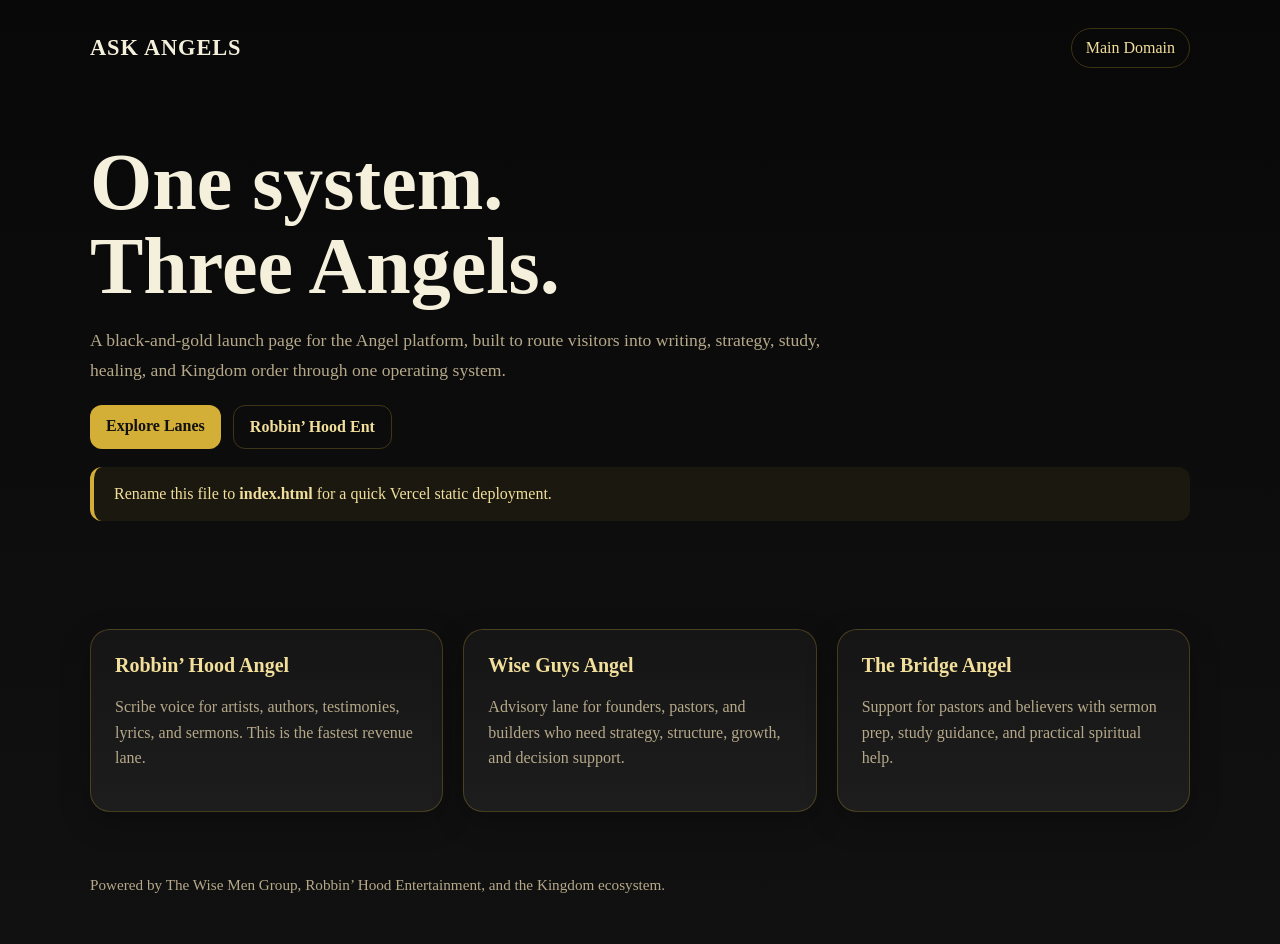
<file: askangels.html>
<!DOCTYPE html>
<html lang="en">
<head>
  <meta charset="UTF-8" />
  <meta name="viewport" content="width=device-width, initial-scale=1.0" />
  <title>Ask Angels</title>
  <style>
    :root { --bg:#0a0a0a; --panel:#151515; --panel2:#1d1d1d; --gold:#d4af37; --goldSoft:#f2df9b; --text:#f5f0dc; --muted:#b6a98a; --border:rgba(212,175,55,.25); }
    *{box-sizing:border-box} body{margin:0;font-family:Georgia,serif;background:linear-gradient(180deg,#080808 0%,#111 100%);color:var(--text)}
    header,section,footer{width:min(1100px,calc(100% - 32px));margin:0 auto} header{padding:28px 0 12px;display:flex;justify-content:space-between;align-items:center;gap:16px}
    .brand{font-size:1.4rem;font-weight:700;letter-spacing:.04em}.pill{border:1px solid var(--border);padding:10px 14px;border-radius:999px;color:var(--goldSoft);text-decoration:none}
    .hero{padding:60px 0 36px} h1{font-size:clamp(2.5rem,8vw,5rem);line-height:1.05;margin:0 0 16px}.lead{max-width:760px;color:var(--muted);font-size:1.1rem;line-height:1.7}
    .grid{display:grid;grid-template-columns:repeat(auto-fit,minmax(240px,1fr));gap:20px;margin:40px 0}.card{background:linear-gradient(180deg,var(--panel) 0%,var(--panel2) 100%);border:1px solid var(--border);border-radius:20px;padding:24px;box-shadow:0 10px 30px rgba(0,0,0,.25)}
    .card h2{margin-top:0;color:var(--goldSoft);font-size:1.25rem}.card p{color:var(--muted);line-height:1.6}.actions{display:flex;flex-wrap:wrap;gap:12px;margin-top:20px}
    .btn{background:var(--gold);color:#111;text-decoration:none;padding:12px 16px;border-radius:12px;font-weight:700}.btn.secondary{background:transparent;color:var(--goldSoft);border:1px solid var(--border)}
    .banner{margin:18px 0 32px;padding:18px 20px;border-left:4px solid var(--gold);background:rgba(212,175,55,.07);border-radius:12px;color:var(--goldSoft)} footer{padding:24px 0 50px;color:var(--muted);font-size:.95rem}
  </style>
</head>
<body>
  <header>
    <div class="brand">ASK ANGELS</div>
    <a class="pill" href="https://askangels.co" target="_blank" rel="noopener noreferrer">Main Domain</a>
  </header>
  <section class="hero">
    <h1>One system.<br>Three Angels.</h1>
    <p class="lead">A black-and-gold launch page for the Angel platform, built to route visitors into writing, strategy, study, healing, and Kingdom order through one operating system.</p>
    <div class="actions">
      <a class="btn" href="#lanes">Explore Lanes</a>
      <a class="btn secondary" href="https://robbinhoodent.com" target="_blank" rel="noopener noreferrer">Robbin’ Hood Ent</a>
    </div>
    <div class="banner">Rename this file to <strong>index.html</strong> for a quick Vercel static deployment.</div>
  </section>
  <section id="lanes">
    <div class="grid">
      <article class="card"><h2>Robbin’ Hood Angel</h2><p>Scribe voice for artists, authors, testimonies, lyrics, and sermons. This is the fastest revenue lane.</p></article>
      <article class="card"><h2>Wise Guys Angel</h2><p>Advisory lane for founders, pastors, and builders who need strategy, structure, growth, and decision support.</p></article>
      <article class="card"><h2>The Bridge Angel</h2><p>Support for pastors and believers with sermon prep, study guidance, and practical spiritual help.</p></article>
    </div>
  </section>
  <footer>Powered by The Wise Men Group, Robbin’ Hood Entertainment, and the Kingdom ecosystem.</footer>
</body>
</html>
</file>
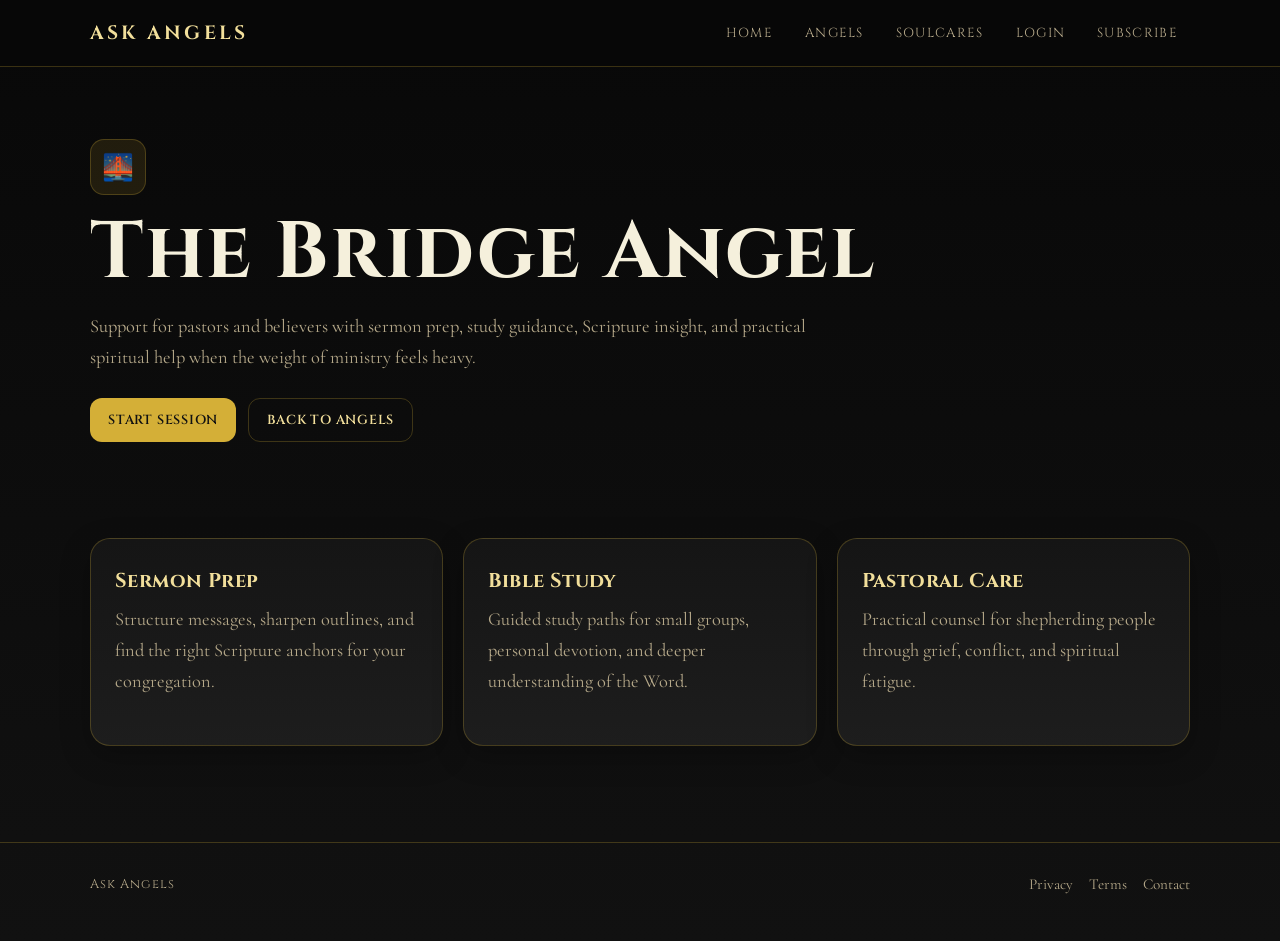
<file: bridge.html>
<!DOCTYPE html>
<html lang="en">
<head>
  <meta charset="UTF-8" />
  <meta name="viewport" content="width=device-width, initial-scale=1.0" />
  <title>The Bridge Angel — Ask Angels</title>
  <link rel="stylesheet" href="/css/styles.css" />
</head>
<body>
  <nav class="navbar">
    <div class="container">
      <a class="brand" href="/">ASK ANGELS</a>
      <button class="nav-toggle" aria-label="Menu">☰</button>
      <div class="nav-links">
        <a href="/">Home</a>
        <a href="/#angels">Angels</a>
        <a href="https://soulcares.life" target="_blank" rel="noopener noreferrer">SoulCares</a>
        <a href="/login">Login</a>
        <a href="/subscribe">Subscribe</a>
      </div>
    </div>
  </nav>

  <main class="container">
    <section class="hero">
      <div class="card-icon">🌉</div>
      <h1>The Bridge Angel</h1>
      <p class="lead">Support for pastors and believers with sermon prep, study guidance, Scripture insight, and practical spiritual help when the weight of ministry feels heavy.</p>
      <div class="actions">
        <a class="btn" href="/login">Start Session</a>
        <a class="btn secondary" href="/#angels">Back to Angels</a>
      </div>
    </section>

    <section class="section">
      <div class="grid">
        <article class="card">
          <h2>Sermon Prep</h2>
          <p>Structure messages, sharpen outlines, and find the right Scripture anchors for your congregation.</p>
        </article>
        <article class="card">
          <h2>Bible Study</h2>
          <p>Guided study paths for small groups, personal devotion, and deeper understanding of the Word.</p>
        </article>
        <article class="card">
          <h2>Pastoral Care</h2>
          <p>Practical counsel for shepherding people through grief, conflict, and spiritual fatigue.</p>
        </article>
      </div>
    </section>
  </main>

  <footer class="site-footer">
    <div class="container">
      <div class="footer-copy">Ask Angels</div>
      <div class="footer-links">
        <a href="/privacy">Privacy</a>
        <a href="/terms">Terms</a>
        <a href="/contact">Contact</a>
      </div>
    </div>
  </footer>

  <script src="/js/main.js"></script>
</body>
</html>
</file>
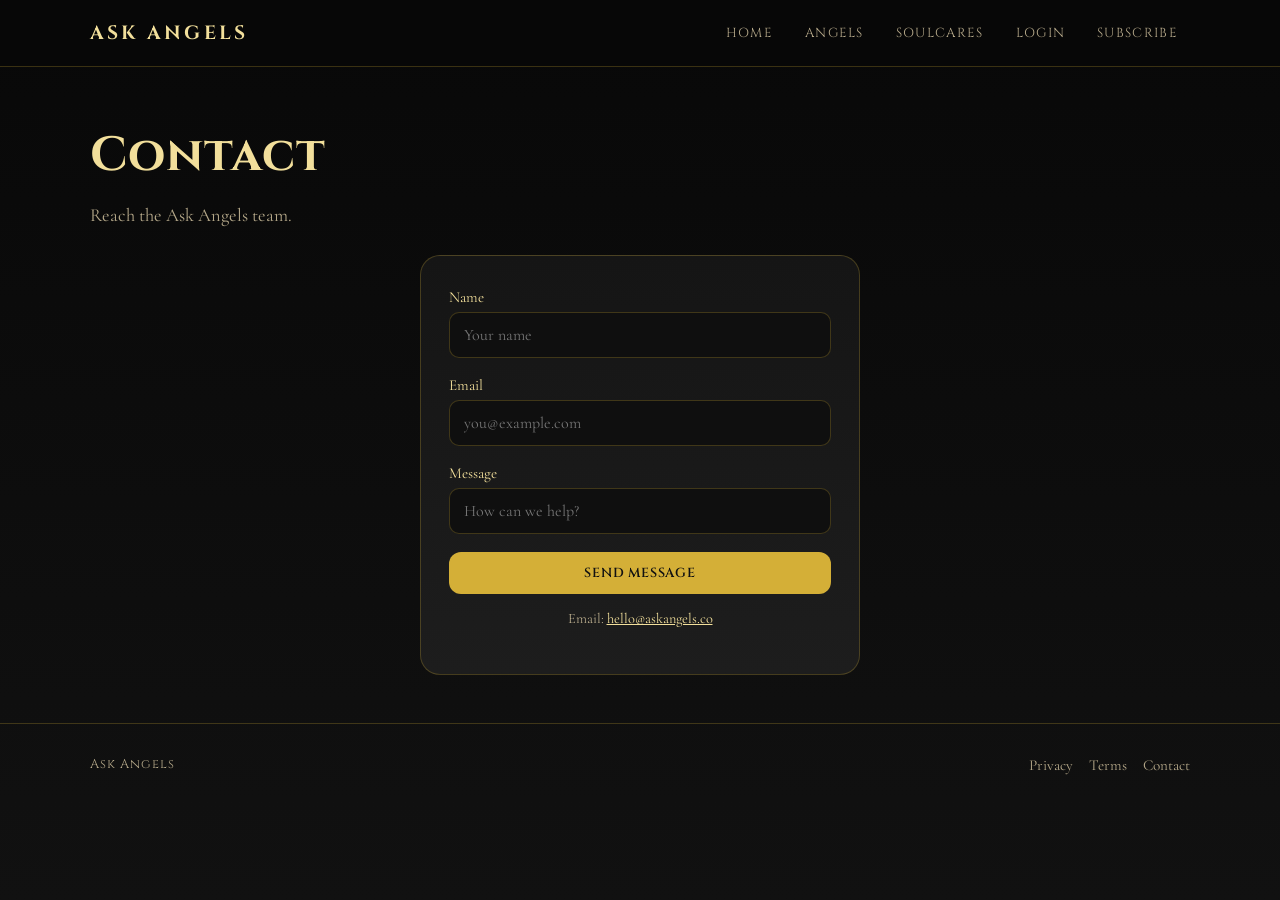
<file: contact.html>
<!DOCTYPE html>
<html lang="en">
<head>
  <meta charset="UTF-8" />
  <meta name="viewport" content="width=device-width, initial-scale=1.0" />
  <title>Contact — Ask Angels</title>
  <link rel="stylesheet" href="/css/styles.css" />
</head>
<body>
  <nav class="navbar">
    <div class="container">
      <a class="brand" href="/">ASK ANGELS</a>
      <button class="nav-toggle" aria-label="Menu">☰</button>
      <div class="nav-links">
        <a href="/">Home</a>
        <a href="/#angels">Angels</a>
        <a href="https://soulcares.life" target="_blank" rel="noopener noreferrer">SoulCares</a>
        <a href="/login">Login</a>
        <a href="/subscribe">Subscribe</a>
      </div>
    </div>
  </nav>

  <main class="container">
    <section class="page-header">
      <h1>Contact</h1>
      <p class="lead">Reach the Ask Angels team.</p>
    </section>

    <div class="form-card">
      <form action="#" method="post" onsubmit="event.preventDefault(); alert('Message received. We will be in touch.');">
        <div class="form-group">
          <label for="name">Name</label>
          <input type="text" id="name" name="name" placeholder="Your name" required />
        </div>
        <div class="form-group">
          <label for="email">Email</label>
          <input type="email" id="email" name="email" placeholder="you@example.com" required />
        </div>
        <div class="form-group">
          <label for="message">Message</label>
          <input type="text" id="message" name="message" placeholder="How can we help?" required />
        </div>
        <button class="btn" type="submit" style="width:100%">Send Message</button>
      </form>
      <p class="form-note">Email: <a href="mailto:hello@askangels.co">hello@askangels.co</a></p>
    </div>
  </main>

  <footer class="site-footer">
    <div class="container">
      <div class="footer-copy">Ask Angels</div>
      <div class="footer-links">
        <a href="/privacy">Privacy</a>
        <a href="/terms">Terms</a>
        <a href="/contact">Contact</a>
      </div>
    </div>
  </footer>

  <script src="/js/main.js"></script>
</body>
</html>
</file>
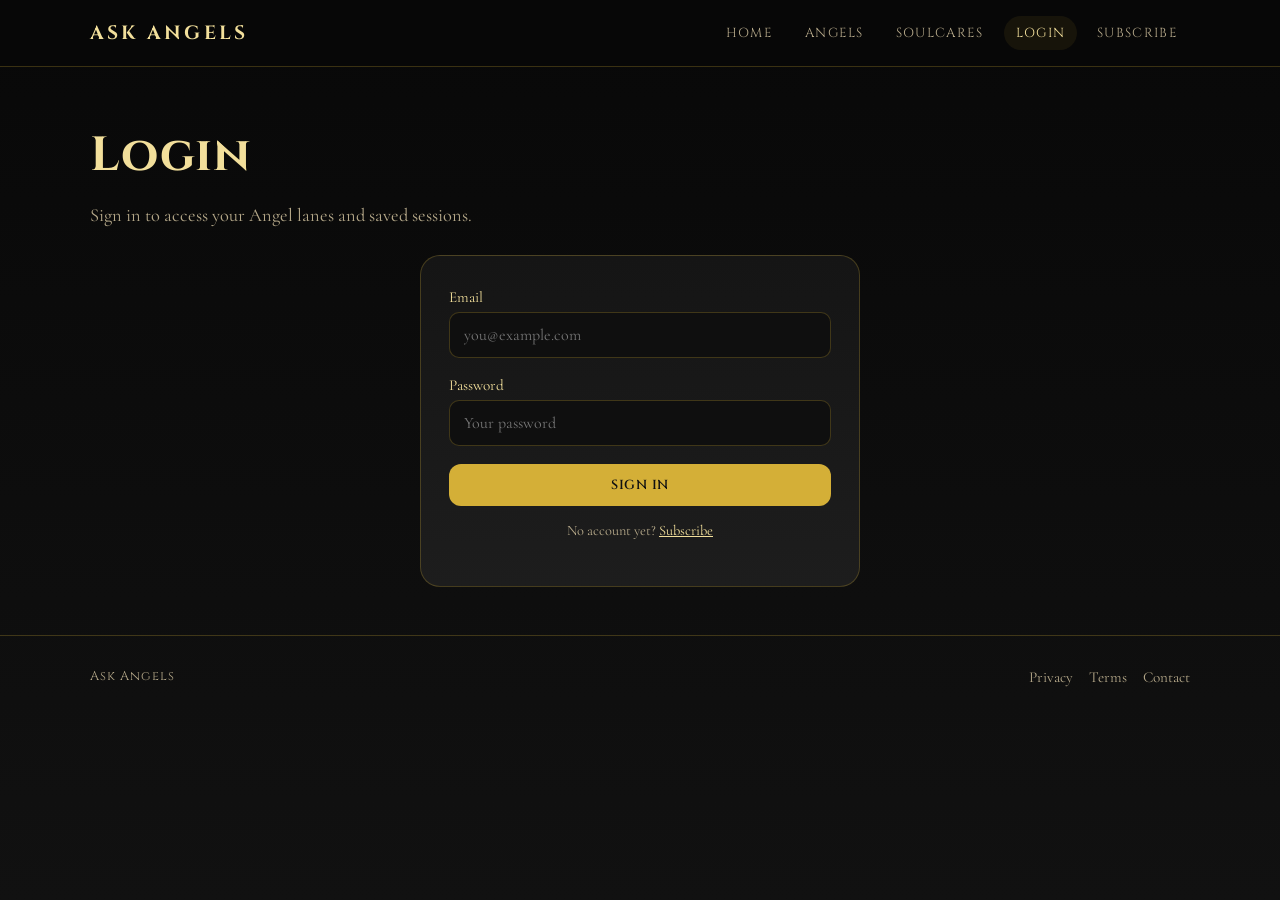
<file: login.html>
<!DOCTYPE html>
<html lang="en">
<head>
  <meta charset="UTF-8" />
  <meta name="viewport" content="width=device-width, initial-scale=1.0" />
  <title>Login — Ask Angels</title>
  <link rel="stylesheet" href="/css/styles.css" />
</head>
<body>
  <nav class="navbar">
    <div class="container">
      <a class="brand" href="/">ASK ANGELS</a>
      <button class="nav-toggle" aria-label="Menu">☰</button>
      <div class="nav-links">
        <a href="/">Home</a>
        <a href="/#angels">Angels</a>
        <a href="https://soulcares.life" target="_blank" rel="noopener noreferrer">SoulCares</a>
        <a href="/login" class="active">Login</a>
        <a href="/subscribe">Subscribe</a>
      </div>
    </div>
  </nav>

  <main class="container">
    <section class="page-header">
      <h1>Login</h1>
      <p class="lead">Sign in to access your Angel lanes and saved sessions.</p>
    </section>

    <div class="form-card">
      <form action="#" method="post" onsubmit="event.preventDefault(); alert('Login coming soon.');">
        <div class="form-group">
          <label for="email">Email</label>
          <input type="email" id="email" name="email" placeholder="you@example.com" required />
        </div>
        <div class="form-group">
          <label for="password">Password</label>
          <input type="password" id="password" name="password" placeholder="Your password" required />
        </div>
        <button class="btn" type="submit" style="width:100%">Sign In</button>
      </form>
      <p class="form-note">No account yet? <a href="/subscribe">Subscribe</a></p>
    </div>
  </main>

  <footer class="site-footer">
    <div class="container">
      <div class="footer-copy">Ask Angels</div>
      <div class="footer-links">
        <a href="/privacy">Privacy</a>
        <a href="/terms">Terms</a>
        <a href="/contact">Contact</a>
      </div>
    </div>
  </footer>

  <script src="/js/main.js"></script>
</body>
</html>
</file>
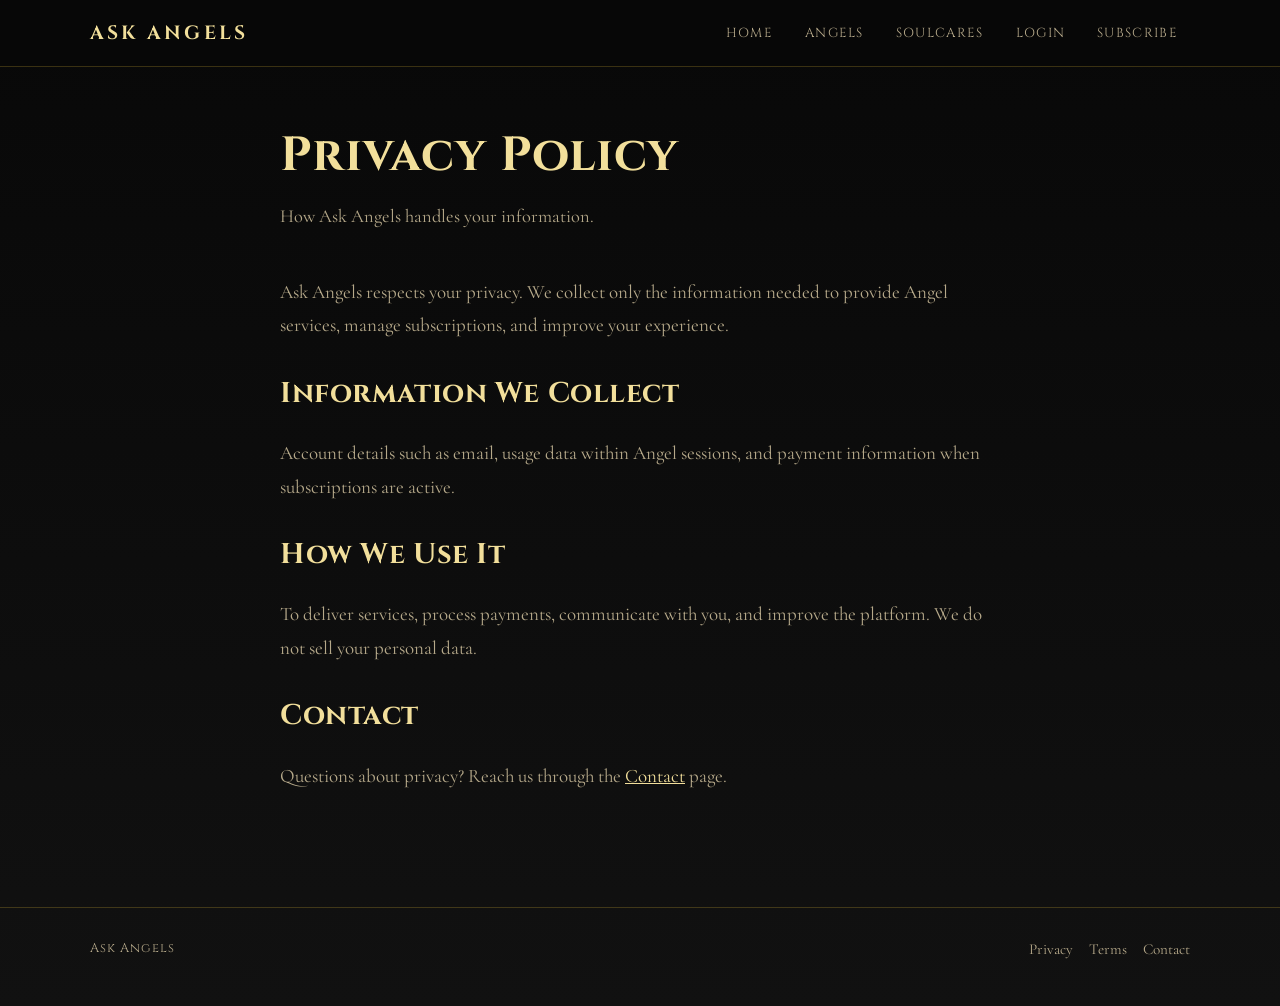
<file: privacy.html>
<!DOCTYPE html>
<html lang="en">
<head>
  <meta charset="UTF-8" />
  <meta name="viewport" content="width=device-width, initial-scale=1.0" />
  <title>Privacy — Ask Angels</title>
  <link rel="stylesheet" href="/css/styles.css" />
</head>
<body>
  <nav class="navbar">
    <div class="container">
      <a class="brand" href="/">ASK ANGELS</a>
      <button class="nav-toggle" aria-label="Menu">☰</button>
      <div class="nav-links">
        <a href="/">Home</a>
        <a href="/#angels">Angels</a>
        <a href="https://soulcares.life" target="_blank" rel="noopener noreferrer">SoulCares</a>
        <a href="/login">Login</a>
        <a href="/subscribe">Subscribe</a>
      </div>
    </div>
  </nav>

  <main class="container content-page">
    <section class="page-header">
      <h1>Privacy Policy</h1>
      <p class="lead">How Ask Angels handles your information.</p>
    </section>
    <p>Ask Angels respects your privacy. We collect only the information needed to provide Angel services, manage subscriptions, and improve your experience.</p>
    <h2>Information We Collect</h2>
    <p>Account details such as email, usage data within Angel sessions, and payment information when subscriptions are active.</p>
    <h2>How We Use It</h2>
    <p>To deliver services, process payments, communicate with you, and improve the platform. We do not sell your personal data.</p>
    <h2>Contact</h2>
    <p>Questions about privacy? Reach us through the <a href="/contact" style="color:var(--goldSoft)">Contact</a> page.</p>
  </main>

  <footer class="site-footer">
    <div class="container">
      <div class="footer-copy">Ask Angels</div>
      <div class="footer-links">
        <a href="/privacy">Privacy</a>
        <a href="/terms">Terms</a>
        <a href="/contact">Contact</a>
      </div>
    </div>
  </footer>

  <script src="/js/main.js"></script>
</body>
</html>
</file>
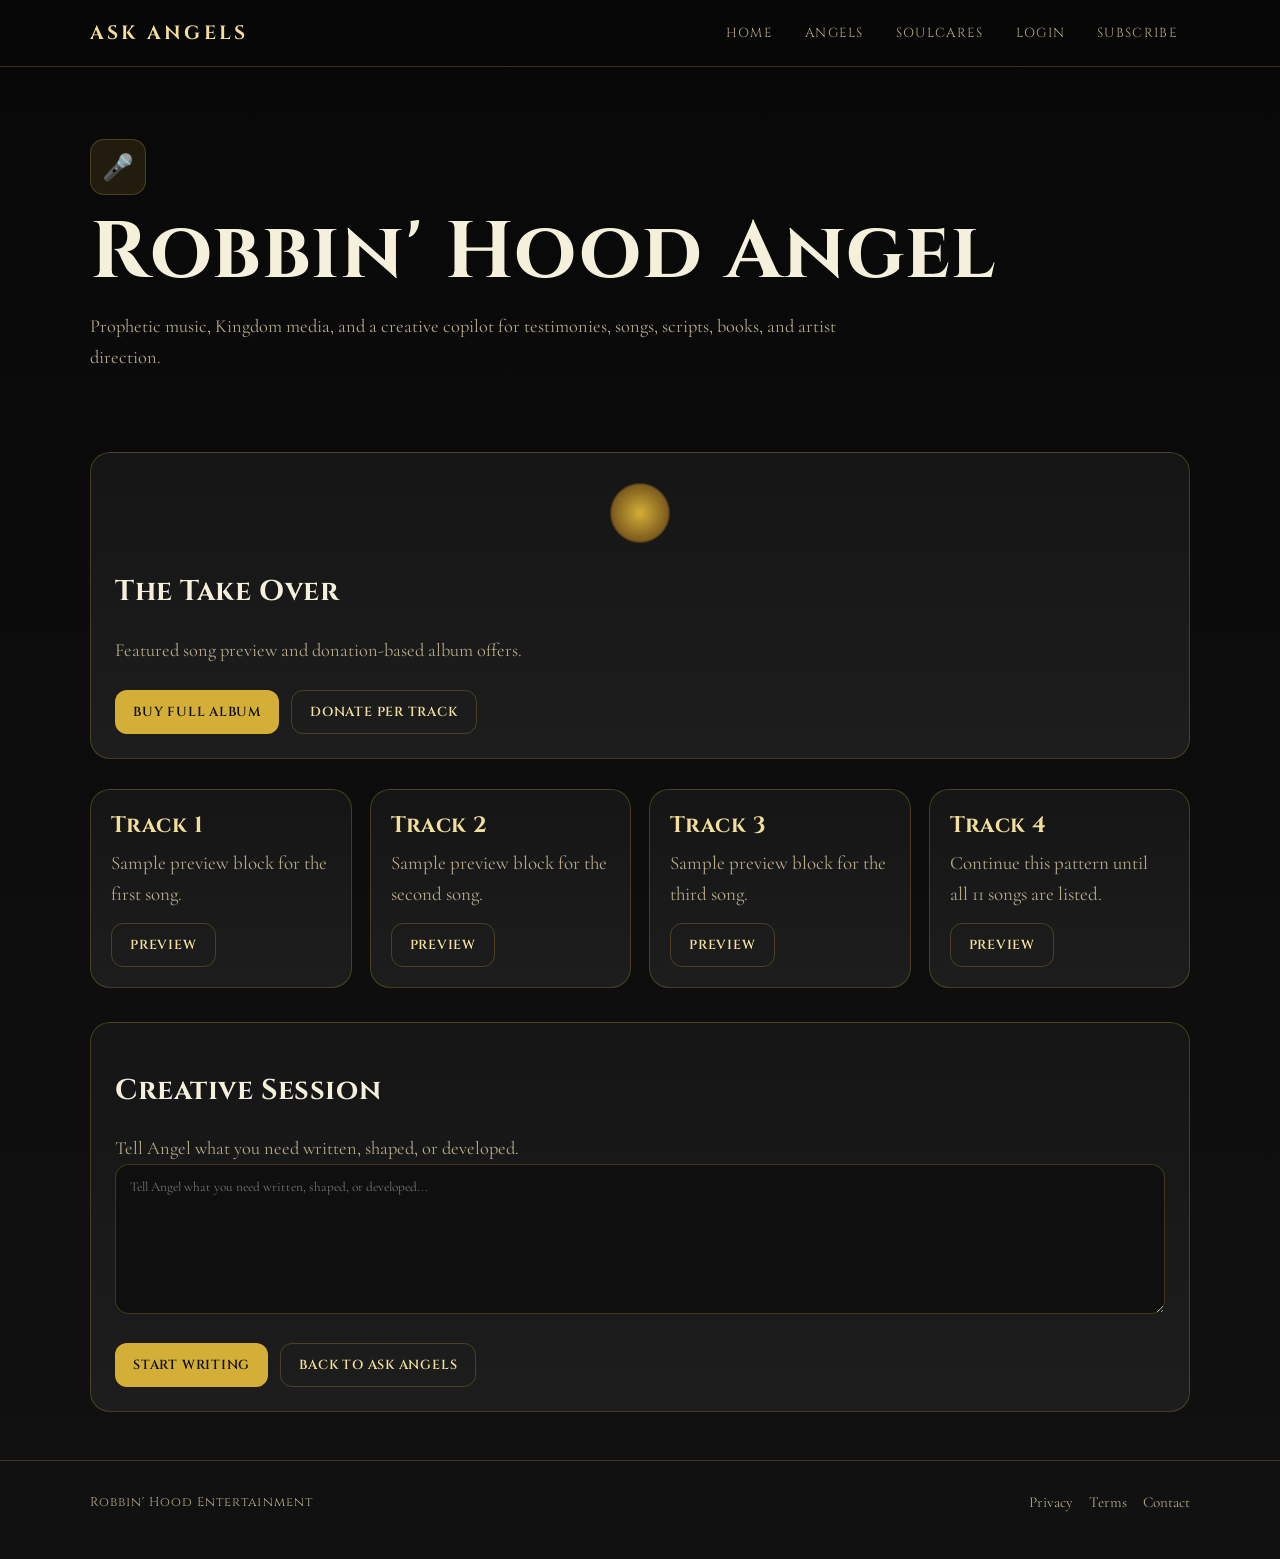
<file: robbinhoodent.html>
<!DOCTYPE html>
<html lang="en">
<head>
  <meta charset="UTF-8" />
  <meta name="viewport" content="width=device-width, initial-scale=1.0" />
  <title>Robbin' Hood Angel — Ask Angels</title>
  <link rel="stylesheet" href="/css/styles.css" />
  <style>
    .player { background: linear-gradient(180deg, var(--panel), var(--panel2)); border: 1px solid var(--border); border-radius: 20px; padding: 24px; margin: 30px 0; }
    .tracks { display: grid; grid-template-columns: repeat(auto-fit, minmax(250px, 1fr)); gap: 18px; margin: 26px 0 34px; }
    .track { background: linear-gradient(180deg, var(--panel), var(--panel2)); border: 1px solid var(--border); border-radius: 20px; padding: 20px; }
    .track h3 { margin: 0 0 8px; color: var(--goldSoft); }
    .track p { margin: 0 0 14px; color: var(--muted); line-height: 1.6; }
    .chat textarea { width: 100%; min-height: 150px; border-radius: 14px; border: 1px solid var(--border); background: #0f0f0f; color: var(--text); padding: 14px; font-family: inherit; }
    .chat { background: linear-gradient(180deg, var(--panel), var(--panel2)); border: 1px solid var(--border); border-radius: 20px; padding: 24px; margin-bottom: 38px; }
  </style>
</head>
<body>
  <nav class="navbar">
    <div class="container">
      <a class="brand" href="/">ASK ANGELS</a>
      <button class="nav-toggle" aria-label="Menu">☰</button>
      <div class="nav-links">
        <a href="/">Home</a>
        <a href="/#angels">Angels</a>
        <a href="https://soulcares.life" target="_blank" rel="noopener noreferrer">SoulCares</a>
        <a href="/login">Login</a>
        <a href="/subscribe">Subscribe</a>
      </div>
    </div>
  </nav>

  <main class="container">
    <section class="hero">
      <div class="card-icon">🎤</div>
      <h1>Robbin' Hood Angel</h1>
      <p class="lead">Prophetic music, Kingdom media, and a creative copilot for testimonies, songs, scripts, books, and artist direction.</p>
    </section>

    <section class="player">
      <div class="pulse"></div>
      <h2>The Take Over</h2>
      <p class="lead">Featured song preview and donation-based album offers.</p>
      <div class="actions">
        <a class="btn" href="#">Buy Full Album</a>
        <a class="btn secondary" href="#">Donate Per Track</a>
      </div>
    </section>

    <section class="tracks">
      <article class="track"><h3>Track 1</h3><p>Sample preview block for the first song.</p><a class="btn secondary" href="#">Preview</a></article>
      <article class="track"><h3>Track 2</h3><p>Sample preview block for the second song.</p><a class="btn secondary" href="#">Preview</a></article>
      <article class="track"><h3>Track 3</h3><p>Sample preview block for the third song.</p><a class="btn secondary" href="#">Preview</a></article>
      <article class="track"><h3>Track 4</h3><p>Continue this pattern until all 11 songs are listed.</p><a class="btn secondary" href="#">Preview</a></article>
    </section>

    <section class="chat">
      <h2>Creative Session</h2>
      <p class="lead">Tell Angel what you need written, shaped, or developed.</p>
      <textarea placeholder="Tell Angel what you need written, shaped, or developed..."></textarea>
      <div class="actions">
        <a class="btn" href="/login">Start Writing</a>
        <a class="btn secondary" href="/">Back to Ask Angels</a>
      </div>
    </section>
  </main>

  <footer class="site-footer">
    <div class="container">
      <div class="footer-copy">Robbin' Hood Entertainment</div>
      <div class="footer-links">
        <a href="/privacy">Privacy</a>
        <a href="/terms">Terms</a>
        <a href="/contact">Contact</a>
      </div>
    </div>
  </footer>

  <script src="/js/main.js"></script>
</body>
</html>
</file>
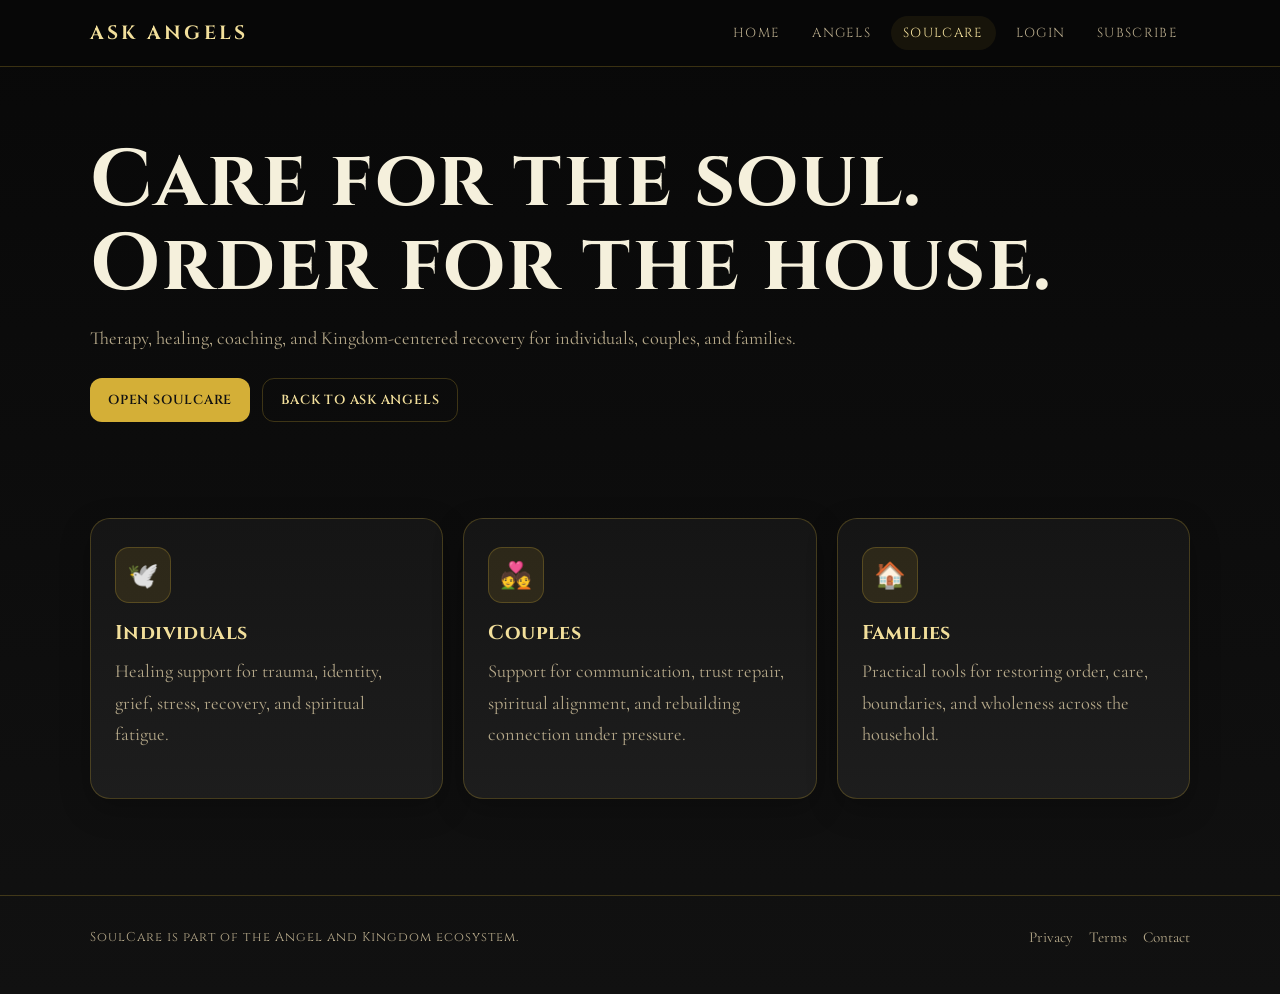
<file: soulcare.html>
<!DOCTYPE html>
<html lang="en">
<head>
  <meta charset="UTF-8" />
  <meta name="viewport" content="width=device-width, initial-scale=1.0" />
  <title>SoulCare — Ask Angels</title>
  <link rel="stylesheet" href="/css/styles.css" />
</head>
<body>
  <nav class="navbar">
    <div class="container">
      <a class="brand" href="/">ASK ANGELS</a>
      <button class="nav-toggle" aria-label="Menu">☰</button>
      <div class="nav-links">
        <a href="/">Home</a>
        <a href="/#angels">Angels</a>
        <a href="/soulcare" class="active">SoulCare</a>
        <a href="/login">Login</a>
        <a href="/subscribe">Subscribe</a>
      </div>
    </div>
  </nav>

  <main>
    <section class="hero container">
      <h1>Care for the soul.<br>Order for the house.</h1>
      <p class="lead">Therapy, healing, coaching, and Kingdom-centered recovery for individuals, couples, and families.</p>
      <div class="actions">
        <a class="btn" href="https://soulcare.pplx.app" target="_blank" rel="noopener noreferrer">Open SoulCare</a>
        <a class="btn secondary" href="/">Back to Ask Angels</a>
      </div>
    </section>

    <section class="section container">
      <div class="grid">
        <article class="card">
          <div class="card-icon">🕊️</div>
          <h2>Individuals</h2>
          <p>Healing support for trauma, identity, grief, stress, recovery, and spiritual fatigue.</p>
        </article>
        <article class="card">
          <div class="card-icon">💑</div>
          <h2>Couples</h2>
          <p>Support for communication, trust repair, spiritual alignment, and rebuilding connection under pressure.</p>
        </article>
        <article class="card">
          <div class="card-icon">🏠</div>
          <h2>Families</h2>
          <p>Practical tools for restoring order, care, boundaries, and wholeness across the household.</p>
        </article>
      </div>
    </section>
  </main>

  <footer class="site-footer">
    <div class="container">
      <div class="footer-copy">SoulCare is part of the Angel and Kingdom ecosystem.</div>
      <div class="footer-links">
        <a href="/privacy">Privacy</a>
        <a href="/terms">Terms</a>
        <a href="/contact">Contact</a>
      </div>
    </div>
  </footer>

  <script src="/js/main.js"></script>
</body>
</html>
</file>
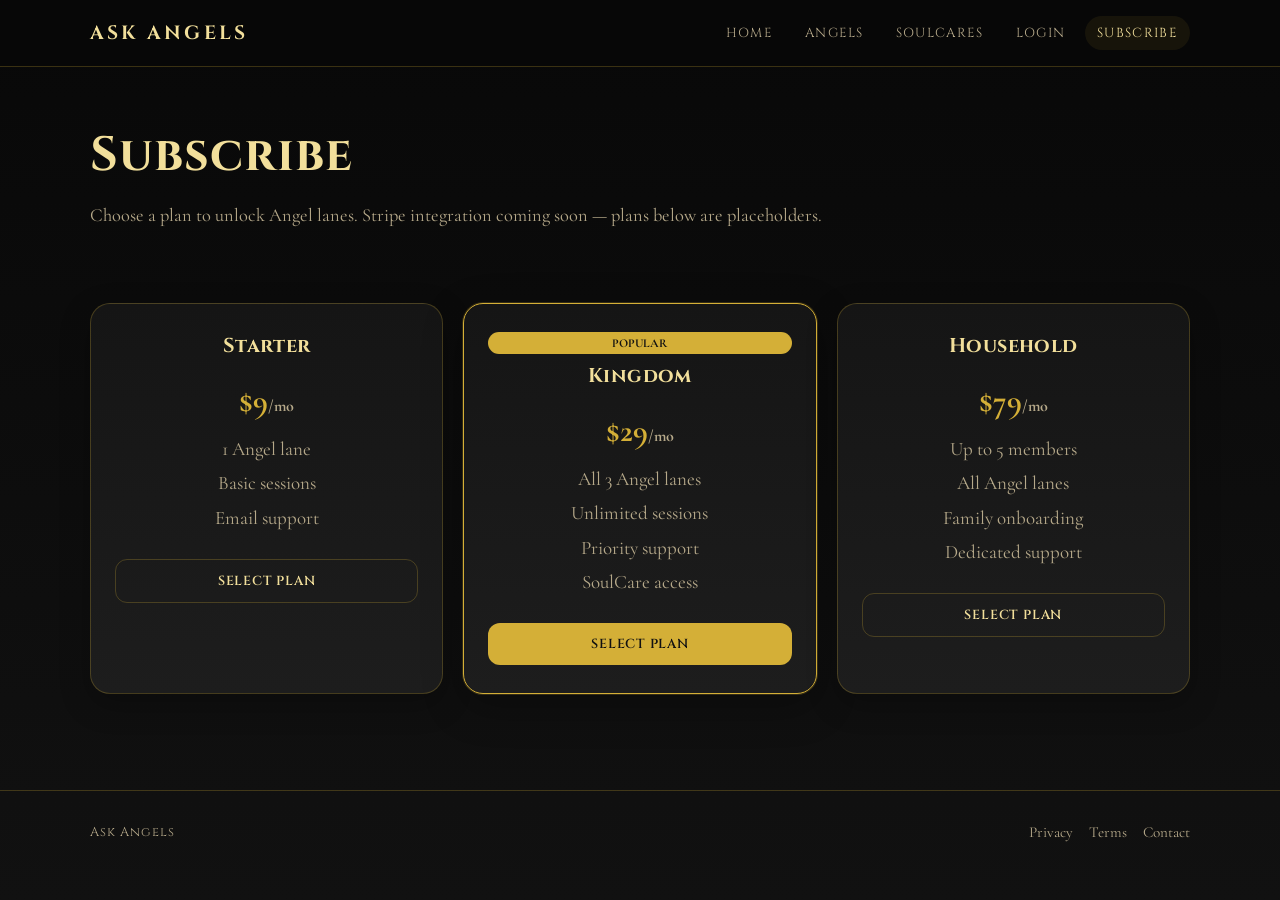
<file: subscribe.html>
<!DOCTYPE html>
<html lang="en">
<head>
  <meta charset="UTF-8" />
  <meta name="viewport" content="width=device-width, initial-scale=1.0" />
  <title>Subscribe — Ask Angels</title>
  <link rel="stylesheet" href="/css/styles.css" />
</head>
<body>
  <nav class="navbar">
    <div class="container">
      <a class="brand" href="/">ASK ANGELS</a>
      <button class="nav-toggle" aria-label="Menu">☰</button>
      <div class="nav-links">
        <a href="/">Home</a>
        <a href="/#angels">Angels</a>
        <a href="https://soulcares.life" target="_blank" rel="noopener noreferrer">SoulCares</a>
        <a href="/login">Login</a>
        <a href="/subscribe" class="active">Subscribe</a>
      </div>
    </div>
  </nav>

  <main class="container">
    <section class="page-header">
      <h1>Subscribe</h1>
      <p class="lead">Choose a plan to unlock Angel lanes. Stripe integration coming soon — plans below are placeholders.</p>
    </section>

    <section class="section">
      <div class="grid">
        <article class="card plan-card">
          <h2>Starter</h2>
          <div class="plan-price">$9<span style="font-size:1rem;color:var(--muted)">/mo</span></div>
          <ul class="plan-features">
            <li>1 Angel lane</li>
            <li>Basic sessions</li>
            <li>Email support</li>
          </ul>
          <button class="btn secondary" type="button" onclick="alert('Stripe checkout coming soon.')">Select Plan</button>
        </article>
        <article class="card plan-card featured">
          <span class="plan-badge">POPULAR</span>
          <h2>Kingdom</h2>
          <div class="plan-price">$29<span style="font-size:1rem;color:var(--muted)">/mo</span></div>
          <ul class="plan-features">
            <li>All 3 Angel lanes</li>
            <li>Unlimited sessions</li>
            <li>Priority support</li>
            <li>SoulCare access</li>
          </ul>
          <button class="btn" type="button" onclick="alert('Stripe checkout coming soon.')">Select Plan</button>
        </article>
        <article class="card plan-card">
          <h2>Household</h2>
          <div class="plan-price">$79<span style="font-size:1rem;color:var(--muted)">/mo</span></div>
          <ul class="plan-features">
            <li>Up to 5 members</li>
            <li>All Angel lanes</li>
            <li>Family onboarding</li>
            <li>Dedicated support</li>
          </ul>
          <button class="btn secondary" type="button" onclick="alert('Stripe checkout coming soon.')">Select Plan</button>
        </article>
      </div>
    </section>
  </main>

  <footer class="site-footer">
    <div class="container">
      <div class="footer-copy">Ask Angels</div>
      <div class="footer-links">
        <a href="/privacy">Privacy</a>
        <a href="/terms">Terms</a>
        <a href="/contact">Contact</a>
      </div>
    </div>
  </footer>

  <script src="/js/main.js"></script>
</body>
</html>
</file>
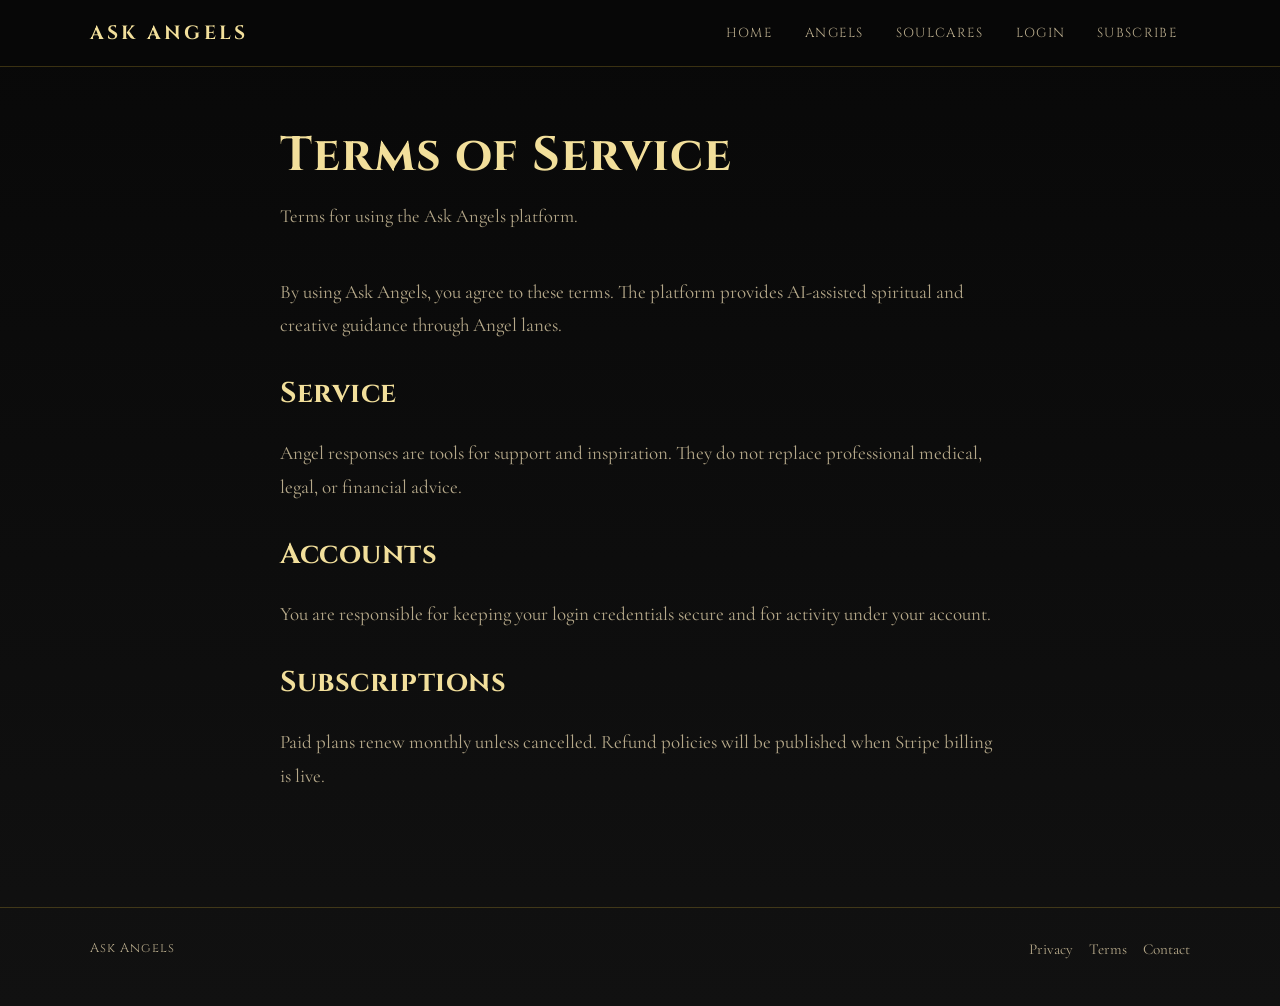
<file: terms.html>
<!DOCTYPE html>
<html lang="en">
<head>
  <meta charset="UTF-8" />
  <meta name="viewport" content="width=device-width, initial-scale=1.0" />
  <title>Terms — Ask Angels</title>
  <link rel="stylesheet" href="/css/styles.css" />
</head>
<body>
  <nav class="navbar">
    <div class="container">
      <a class="brand" href="/">ASK ANGELS</a>
      <button class="nav-toggle" aria-label="Menu">☰</button>
      <div class="nav-links">
        <a href="/">Home</a>
        <a href="/#angels">Angels</a>
        <a href="https://soulcares.life" target="_blank" rel="noopener noreferrer">SoulCares</a>
        <a href="/login">Login</a>
        <a href="/subscribe">Subscribe</a>
      </div>
    </div>
  </nav>

  <main class="container content-page">
    <section class="page-header">
      <h1>Terms of Service</h1>
      <p class="lead">Terms for using the Ask Angels platform.</p>
    </section>
    <p>By using Ask Angels, you agree to these terms. The platform provides AI-assisted spiritual and creative guidance through Angel lanes.</p>
    <h2>Service</h2>
    <p>Angel responses are tools for support and inspiration. They do not replace professional medical, legal, or financial advice.</p>
    <h2>Accounts</h2>
    <p>You are responsible for keeping your login credentials secure and for activity under your account.</p>
    <h2>Subscriptions</h2>
    <p>Paid plans renew monthly unless cancelled. Refund policies will be published when Stripe billing is live.</p>
  </main>

  <footer class="site-footer">
    <div class="container">
      <div class="footer-copy">Ask Angels</div>
      <div class="footer-links">
        <a href="/privacy">Privacy</a>
        <a href="/terms">Terms</a>
        <a href="/contact">Contact</a>
      </div>
    </div>
  </footer>

  <script src="/js/main.js"></script>
</body>
</html>
</file>
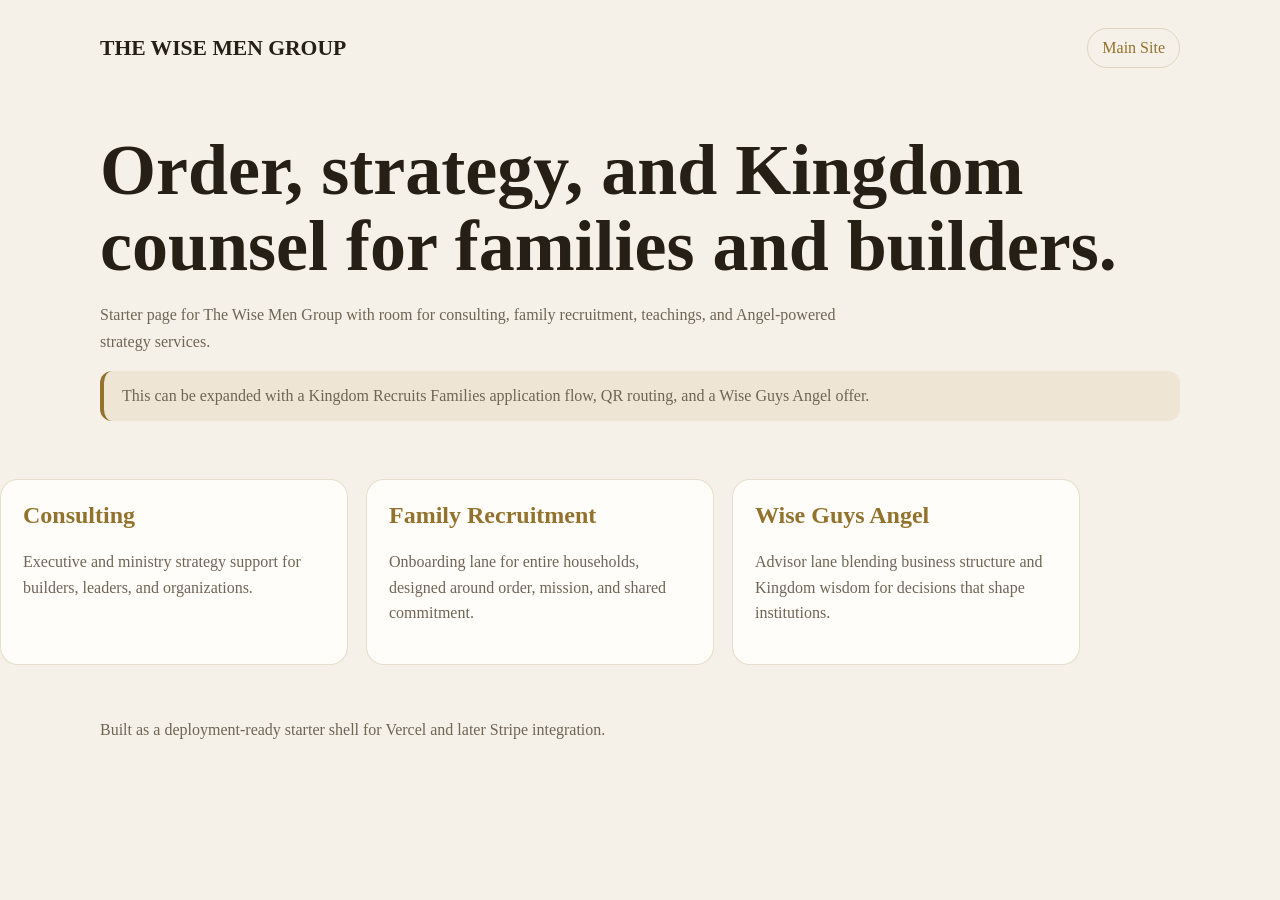
<file: wisemen-starter.html>
<!DOCTYPE html>
<html lang="en">
<head>
  <meta charset="UTF-8" />
  <meta name="viewport" content="width=device-width, initial-scale=1.0" />
  <title>The Wise Men Group</title>
  <style>
    :root{--bg:#f5f0e8;--surface:#fffdf9;--surface2:#eee5d5;--text:#251f16;--muted:#6f6555;--gold:#92722c;--border:rgba(146,114,44,.22)}
    *{box-sizing:border-box}body{margin:0;font-family:Georgia,serif;background:var(--bg);color:var(--text)}header,section,footer{width:min(1080px,calc(100% - 32px));margin:0 auto}header{padding:28px 0 10px;display:flex;justify-content:space-between;align-items:center;gap:16px}
    .brand{font-size:1.35rem;font-weight:700}.pill{border:1px solid var(--border);padding:10px 14px;border-radius:999px;color:var(--gold);text-decoration:none}.hero{padding:54px 0 26px}h1{font-size:clamp(2.3rem,7vw,4.5rem);line-height:1.06;margin:0 0 14px}.lead{max-width:760px;color:var(--muted);line-height:1.7}
    .grid{display:grid;grid-template-columns:repeat(auto-fit,minmax(250px,1fr));gap:18px;margin:32px 0}.card{background:var(--surface);border:1px solid var(--border);border-radius:18px;padding:22px}.card h2{margin-top:0;color:var(--gold)}.card p{color:var(--muted);line-height:1.6}
    .banner{background:var(--surface2);border-left:4px solid var(--gold);padding:16px 18px;border-radius:12px;color:var(--muted)} footer{padding:24px 0 42px;color:var(--muted)}
  </style>
</head>
<body>
  <header>
    <div class="brand">THE WISE MEN GROUP</div>
    <a class="pill" href="https://thewisemen.co" target="_blank" rel="noopener noreferrer">Main Site</a>
  </header>
  <section class="hero">
    <h1>Order, strategy, and Kingdom counsel for families and builders.</h1>
    <p class="lead">Starter page for The Wise Men Group with room for consulting, family recruitment, teachings, and Angel-powered strategy services.</p>
    <div class="banner">This can be expanded with a Kingdom Recruits Families application flow, QR routing, and a Wise Guys Angel offer.</div>
  </section>
  <section class="grid">
    <article class="card"><h2>Consulting</h2><p>Executive and ministry strategy support for builders, leaders, and organizations.</p></article>
    <article class="card"><h2>Family Recruitment</h2><p>Onboarding lane for entire households, designed around order, mission, and shared commitment.</p></article>
    <article class="card"><h2>Wise Guys Angel</h2><p>Advisor lane blending business structure and Kingdom wisdom for decisions that shape institutions.</p></article>
  </section>
  <footer>Built as a deployment-ready starter shell for Vercel and later Stripe integration.</footer>
</body>
</html>
</file>
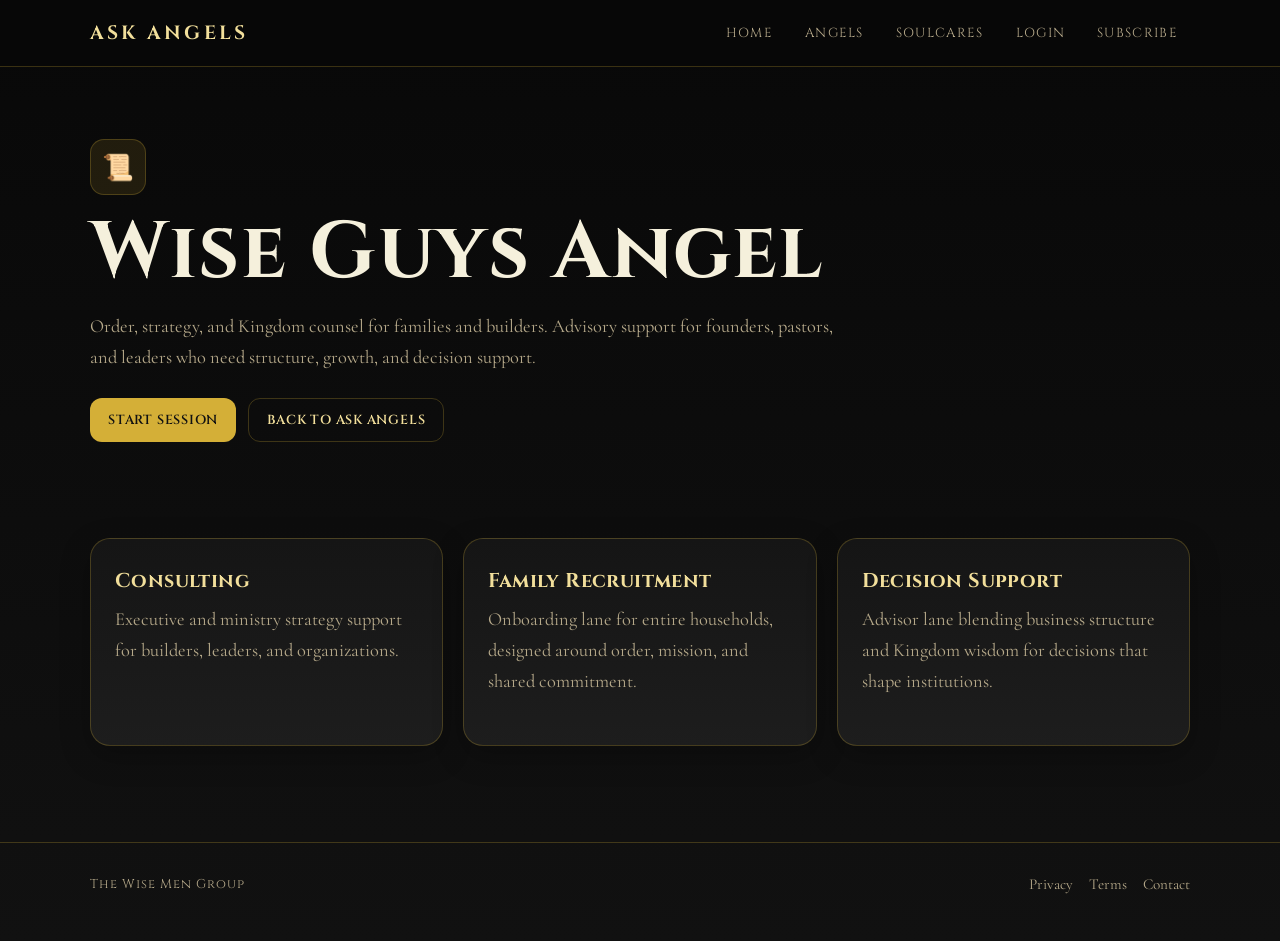
<file: wisemen.html>
<!DOCTYPE html>
<html lang="en">
<head>
  <meta charset="UTF-8" />
  <meta name="viewport" content="width=device-width, initial-scale=1.0" />
  <title>Wise Guys Angel — Ask Angels</title>
  <link rel="stylesheet" href="/css/styles.css" />
</head>
<body>
  <nav class="navbar">
    <div class="container">
      <a class="brand" href="/">ASK ANGELS</a>
      <button class="nav-toggle" aria-label="Menu">☰</button>
      <div class="nav-links">
        <a href="/">Home</a>
        <a href="/#angels">Angels</a>
        <a href="https://soulcares.life" target="_blank" rel="noopener noreferrer">SoulCares</a>
        <a href="/login">Login</a>
        <a href="/subscribe">Subscribe</a>
      </div>
    </div>
  </nav>

  <main class="container">
    <section class="hero">
      <div class="card-icon">📜</div>
      <h1>Wise Guys Angel</h1>
      <p class="lead">Order, strategy, and Kingdom counsel for families and builders. Advisory support for founders, pastors, and leaders who need structure, growth, and decision support.</p>
      <div class="actions">
        <a class="btn" href="/login">Start Session</a>
        <a class="btn secondary" href="/">Back to Ask Angels</a>
      </div>
    </section>

    <section class="section">
      <div class="grid">
        <article class="card">
          <h2>Consulting</h2>
          <p>Executive and ministry strategy support for builders, leaders, and organizations.</p>
        </article>
        <article class="card">
          <h2>Family Recruitment</h2>
          <p>Onboarding lane for entire households, designed around order, mission, and shared commitment.</p>
        </article>
        <article class="card">
          <h2>Decision Support</h2>
          <p>Advisor lane blending business structure and Kingdom wisdom for decisions that shape institutions.</p>
        </article>
      </div>
    </section>
  </main>

  <footer class="site-footer">
    <div class="container">
      <div class="footer-copy">The Wise Men Group</div>
      <div class="footer-links">
        <a href="/privacy">Privacy</a>
        <a href="/terms">Terms</a>
        <a href="/contact">Contact</a>
      </div>
    </div>
  </footer>

  <script src="/js/main.js"></script>
</body>
</html>
</file>
<file: css/styles.css>
@import url('https://fonts.googleapis.com/css2?family=Cinzel:wght@500;600;700;800&family=Cormorant+Garamond:ital,wght@0,400;0,500;0,600;1,400;1,500&display=swap');

:root {
  --bg: #0a0a0a;
  --panel: #151515;
  --panel2: #1d1d1d;
  --gold: #d4af37;
  --goldSoft: #f2df9b;
  --text: #f5f0dc;
  --muted: #b6a98a;
  --border: rgba(212, 175, 55, 0.25);
}

* {
  box-sizing: border-box;
}

body {
  margin: 0;
  font-family: Georgia, serif;
  background: linear-gradient(180deg, #080808 0%, #111 100%);
  color: var(--text);
  min-height: 100vh;
}

a {
  color: inherit;
}

.container {
  width: min(1100px, calc(100% - 32px));
  margin: 0 auto;
}

.navbar {
  position: sticky;
  top: 0;
  z-index: 100;
  background: rgba(8, 8, 8, 0.92);
  backdrop-filter: blur(10px);
  border-bottom: 1px solid var(--border);
}

.navbar .container {
  display: flex;
  justify-content: space-between;
  align-items: center;
  gap: 16px;
  padding: 16px 0;
}

.brand {
  font-size: 1.2rem;
  font-weight: 700;
  letter-spacing: 0.06em;
  text-decoration: none;
  color: var(--goldSoft);
}

.nav-links {
  display: flex;
  flex-wrap: wrap;
  gap: 8px;
  align-items: center;
}

.nav-links a {
  text-decoration: none;
  color: var(--muted);
  padding: 8px 12px;
  border-radius: 999px;
  font-size: 0.95rem;
  transition: color 0.2s, background 0.2s;
}

.nav-links a:hover,
.nav-links a.active {
  color: var(--goldSoft);
  background: rgba(212, 175, 55, 0.08);
}

.nav-toggle {
  display: none;
  background: transparent;
  border: 1px solid var(--border);
  color: var(--goldSoft);
  padding: 8px 12px;
  border-radius: 8px;
  cursor: pointer;
  font-size: 1.1rem;
}

.hero {
  padding: 72px 0 48px;
}

.hero h1 {
  font-size: clamp(2.5rem, 8vw, 5rem);
  line-height: 1.05;
  margin: 0 0 16px;
}

.lead {
  max-width: 760px;
  color: var(--muted);
  font-size: 1.1rem;
  line-height: 1.7;
  margin: 0;
}

.section {
  padding: 48px 0;
}

.section-title {
  font-size: clamp(1.8rem, 4vw, 2.5rem);
  margin: 0 0 12px;
  color: var(--goldSoft);
}

.section-sub {
  color: var(--muted);
  max-width: 640px;
  line-height: 1.7;
  margin: 0 0 32px;
}

.grid {
  display: grid;
  grid-template-columns: repeat(auto-fit, minmax(260px, 1fr));
  gap: 20px;
}

.card {
  background: linear-gradient(180deg, var(--panel) 0%, var(--panel2) 100%);
  border: 1px solid var(--border);
  border-radius: 20px;
  padding: 28px 24px;
  box-shadow: 0 10px 30px rgba(0, 0, 0, 0.25);
  display: flex;
  flex-direction: column;
}

.card-icon {
  width: 56px;
  height: 56px;
  border-radius: 14px;
  background: rgba(212, 175, 55, 0.12);
  border: 1px solid var(--border);
  display: flex;
  align-items: center;
  justify-content: center;
  font-size: 1.6rem;
  margin-bottom: 16px;
}

.card h2 {
  margin: 0 0 10px;
  color: var(--goldSoft);
  font-size: 1.25rem;
}

.card p {
  color: var(--muted);
  line-height: 1.65;
  margin: 0 0 20px;
  flex: 1;
}

.actions {
  display: flex;
  flex-wrap: wrap;
  gap: 12px;
  margin-top: 24px;
}

.btn {
  display: inline-flex;
  align-items: center;
  justify-content: center;
  gap: 8px;
  background: var(--gold);
  color: #111;
  text-decoration: none;
  padding: 12px 18px;
  border-radius: 12px;
  font-weight: 700;
  border: none;
  cursor: pointer;
  font-family: inherit;
  font-size: 1rem;
  transition: transform 0.15s, box-shadow 0.15s;
}

.btn:hover {
  transform: translateY(-1px);
  box-shadow: 0 6px 20px rgba(212, 175, 55, 0.25);
}

.btn.secondary {
  background: transparent;
  color: var(--goldSoft);
  border: 1px solid var(--border);
}

.btn.secondary:hover {
  background: rgba(212, 175, 55, 0.08);
  box-shadow: none;
}

.prophecy {
  background: linear-gradient(180deg, var(--panel), var(--panel2));
  border: 1px solid var(--border);
  border-radius: 24px;
  padding: 36px 28px;
  text-align: center;
}

.prophecy .pulse,
.pulse {
  width: 72px;
  height: 72px;
  border-radius: 50%;
  background: radial-gradient(circle, var(--gold) 0%, #7d5b1d 55%, transparent 60%);
  box-shadow: 0 0 0 0 rgba(212, 175, 55, 0.55);
  animation: pulse 2s infinite;
  margin: 0 auto 20px;
}

.prophecy .pulse {
  margin: 0 auto 20px;
}

.pulse {
  margin-bottom: 18px;
}

@keyframes pulse {
  0% { box-shadow: 0 0 0 0 rgba(212, 175, 55, 0.45); }
  70% { box-shadow: 0 0 0 24px rgba(212, 175, 55, 0); }
  100% { box-shadow: 0 0 0 0 rgba(212, 175, 55, 0); }
}

.prophecy h2 {
  margin: 0 0 10px;
  color: var(--goldSoft);
  font-size: 1.8rem;
}

.prophecy p {
  color: var(--muted);
  max-width: 520px;
  margin: 0 auto 24px;
  line-height: 1.7;
}

.prophecy .btn.playing {
  background: #a88b2a;
}

.audio-status {
  margin-top: 12px;
  font-size: 0.9rem;
  color: var(--muted);
  min-height: 1.4em;
}

.site-footer {
  border-top: 1px solid var(--border);
  padding: 32px 0 48px;
  margin-top: 48px;
}

.site-footer .container {
  display: flex;
  flex-wrap: wrap;
  justify-content: space-between;
  align-items: center;
  gap: 16px;
}

.footer-links {
  display: flex;
  flex-wrap: wrap;
  gap: 16px;
}

.footer-links a {
  color: var(--muted);
  text-decoration: none;
  font-size: 0.95rem;
}

.footer-links a:hover {
  color: var(--goldSoft);
}

.footer-copy {
  color: var(--muted);
  font-size: 0.9rem;
}

.page-header {
  padding: 56px 0 24px;
}

.page-header h1 {
  font-size: clamp(2rem, 5vw, 3rem);
  margin: 0 0 12px;
  color: var(--goldSoft);
}

.form-card {
  max-width: 440px;
  margin: 0 auto;
  background: linear-gradient(180deg, var(--panel), var(--panel2));
  border: 1px solid var(--border);
  border-radius: 20px;
  padding: 32px 28px;
}

.form-group {
  margin-bottom: 18px;
}

.form-group label {
  display: block;
  margin-bottom: 6px;
  color: var(--goldSoft);
  font-size: 0.95rem;
}

.form-group input {
  width: 100%;
  padding: 12px 14px;
  border-radius: 10px;
  border: 1px solid var(--border);
  background: #0f0f0f;
  color: var(--text);
  font-family: inherit;
  font-size: 1rem;
}

.form-group input:focus {
  outline: none;
  border-color: var(--gold);
}

.form-note {
  margin-top: 16px;
  font-size: 0.9rem;
  color: var(--muted);
  text-align: center;
}

.form-note a {
  color: var(--goldSoft);
}

.plan-card {
  text-align: center;
}

.plan-price {
  font-size: 2rem;
  color: var(--gold);
  margin: 12px 0;
  font-weight: 700;
}

.plan-features {
  list-style: none;
  padding: 0;
  margin: 0 0 24px;
  color: var(--muted);
  line-height: 1.8;
}

.plan-card.featured {
  border-color: var(--gold);
  box-shadow: 0 0 0 1px rgba(212, 175, 55, 0.2), 0 12px 40px rgba(0, 0, 0, 0.3);
}

.plan-badge {
  display: inline-block;
  background: var(--gold);
  color: #111;
  font-size: 0.75rem;
  font-weight: 700;
  padding: 4px 10px;
  border-radius: 999px;
  margin-bottom: 8px;
}

.content-page {
  max-width: 720px;
  margin: 0 auto;
  padding-bottom: 48px;
}

.content-page h2 {
  color: var(--goldSoft);
  margin-top: 32px;
}

.content-page p {
  color: var(--muted);
  line-height: 1.75;
}

@media (max-width: 768px) {
  .nav-toggle {
    display: block;
  }

  .nav-links {
    display: none;
    position: absolute;
    top: 100%;
    left: 0;
    right: 0;
    background: rgba(8, 8, 8, 0.98);
    border-bottom: 1px solid var(--border);
    flex-direction: column;
    padding: 12px 16px 16px;
  }

  .nav-links.open {
    display: flex;
  }

  .navbar .container {
    position: relative;
    flex-wrap: wrap;
  }

  .nav-links a {
    width: 100%;
    text-align: center;
  }

  .hero {
    padding: 48px 0 32px;
  }

  .site-footer .container {
    flex-direction: column;
    text-align: center;
  }

  .footer-links {
    justify-content: center;
  }
}

/* ---------- Regal typography: Cinzel for titles, Cormorant Garamond for reading ---------- */
:root {
  --font-display: 'Cinzel', 'Trajan Pro', Georgia, serif;
  --font-body: 'Cormorant Garamond', Garamond, Georgia, serif;
}
body { font-family: var(--font-body); font-size: 19px; }
h1, h2, h3, h4, .brand, .section-title, .card h2, .nav-links a, .btn, .footer-copy {
  font-family: var(--font-display);
}
h1, h2, h3 { font-weight: 700; letter-spacing: 0.02em; }
.brand { letter-spacing: 0.16em; }
.nav-links a { font-size: 0.82rem; letter-spacing: 0.1em; text-transform: uppercase; }
.btn { font-weight: 600; letter-spacing: 0.06em; font-size: 0.82rem; text-transform: uppercase; }
.lead, .section-sub, .card p { font-size: 1.15rem; line-height: 1.7; }
.footer-copy { font-size: 0.8rem; letter-spacing: 0.08em; }
</file>
